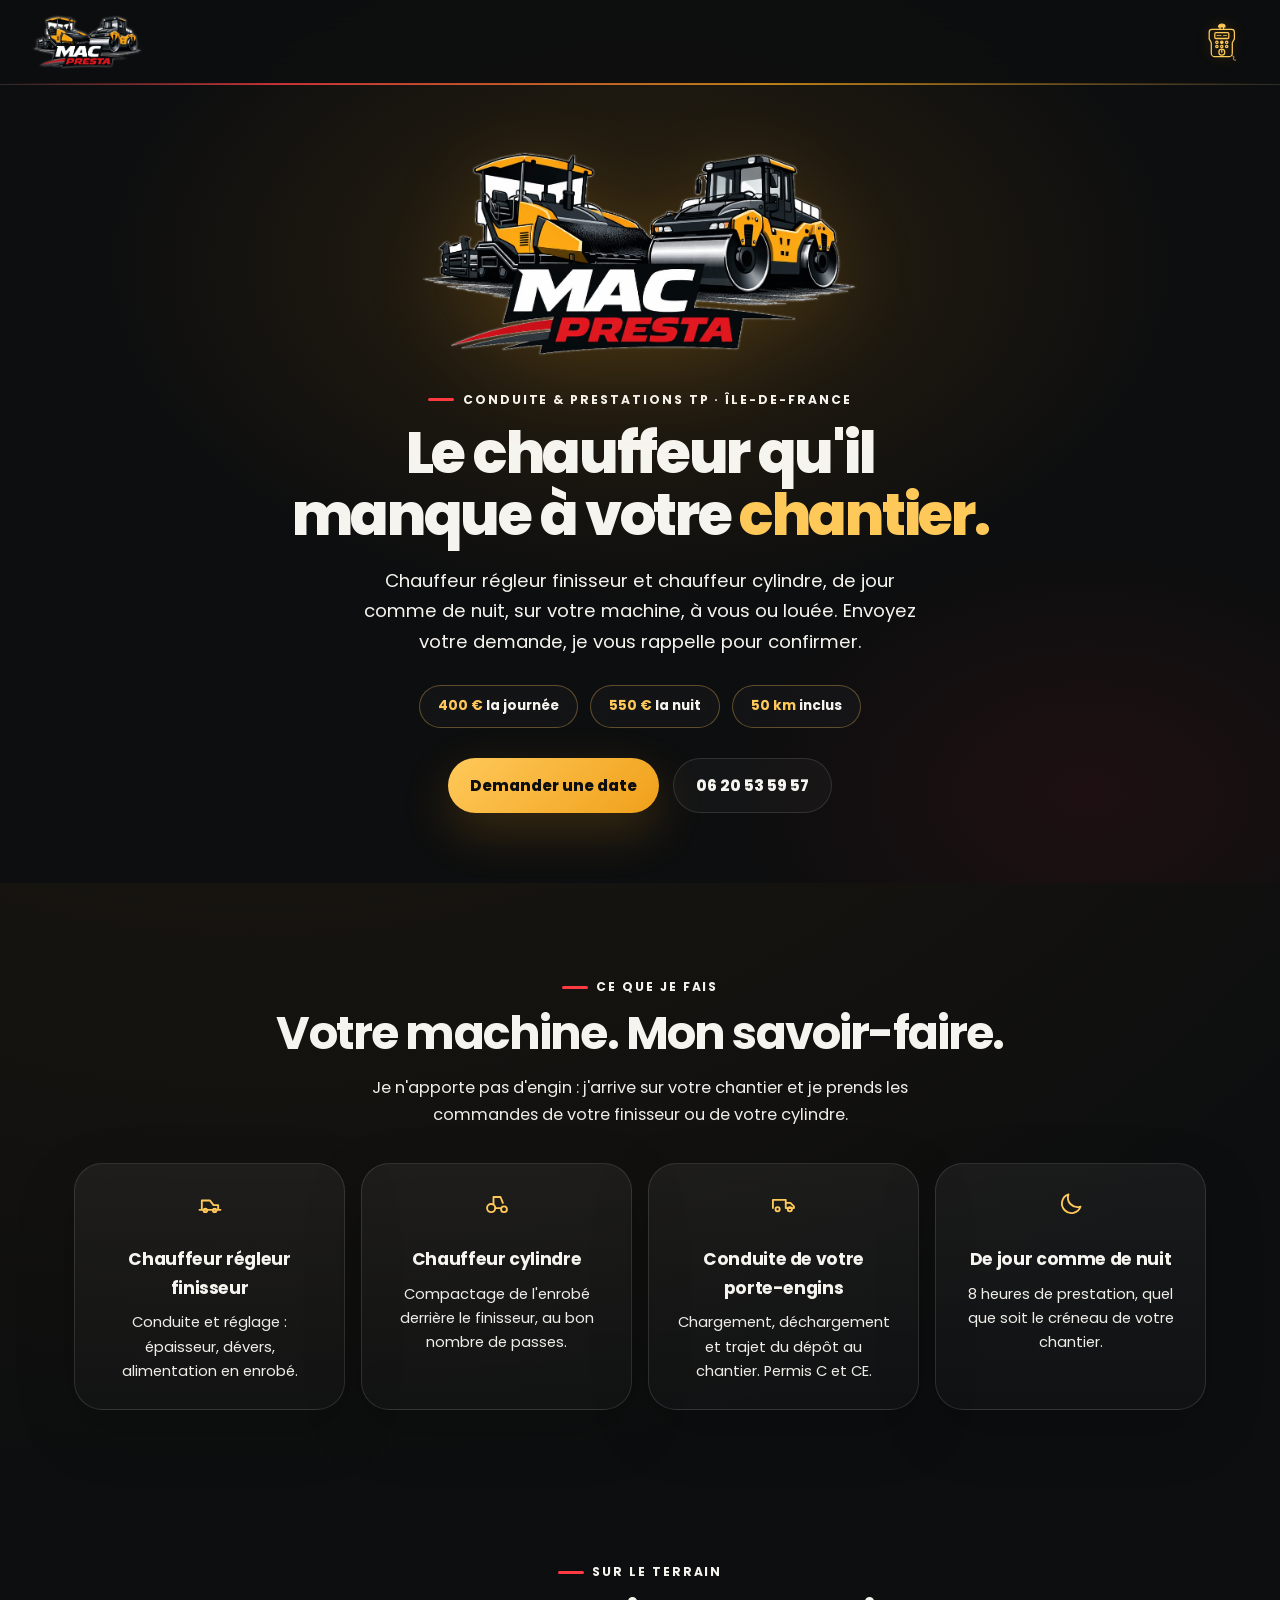
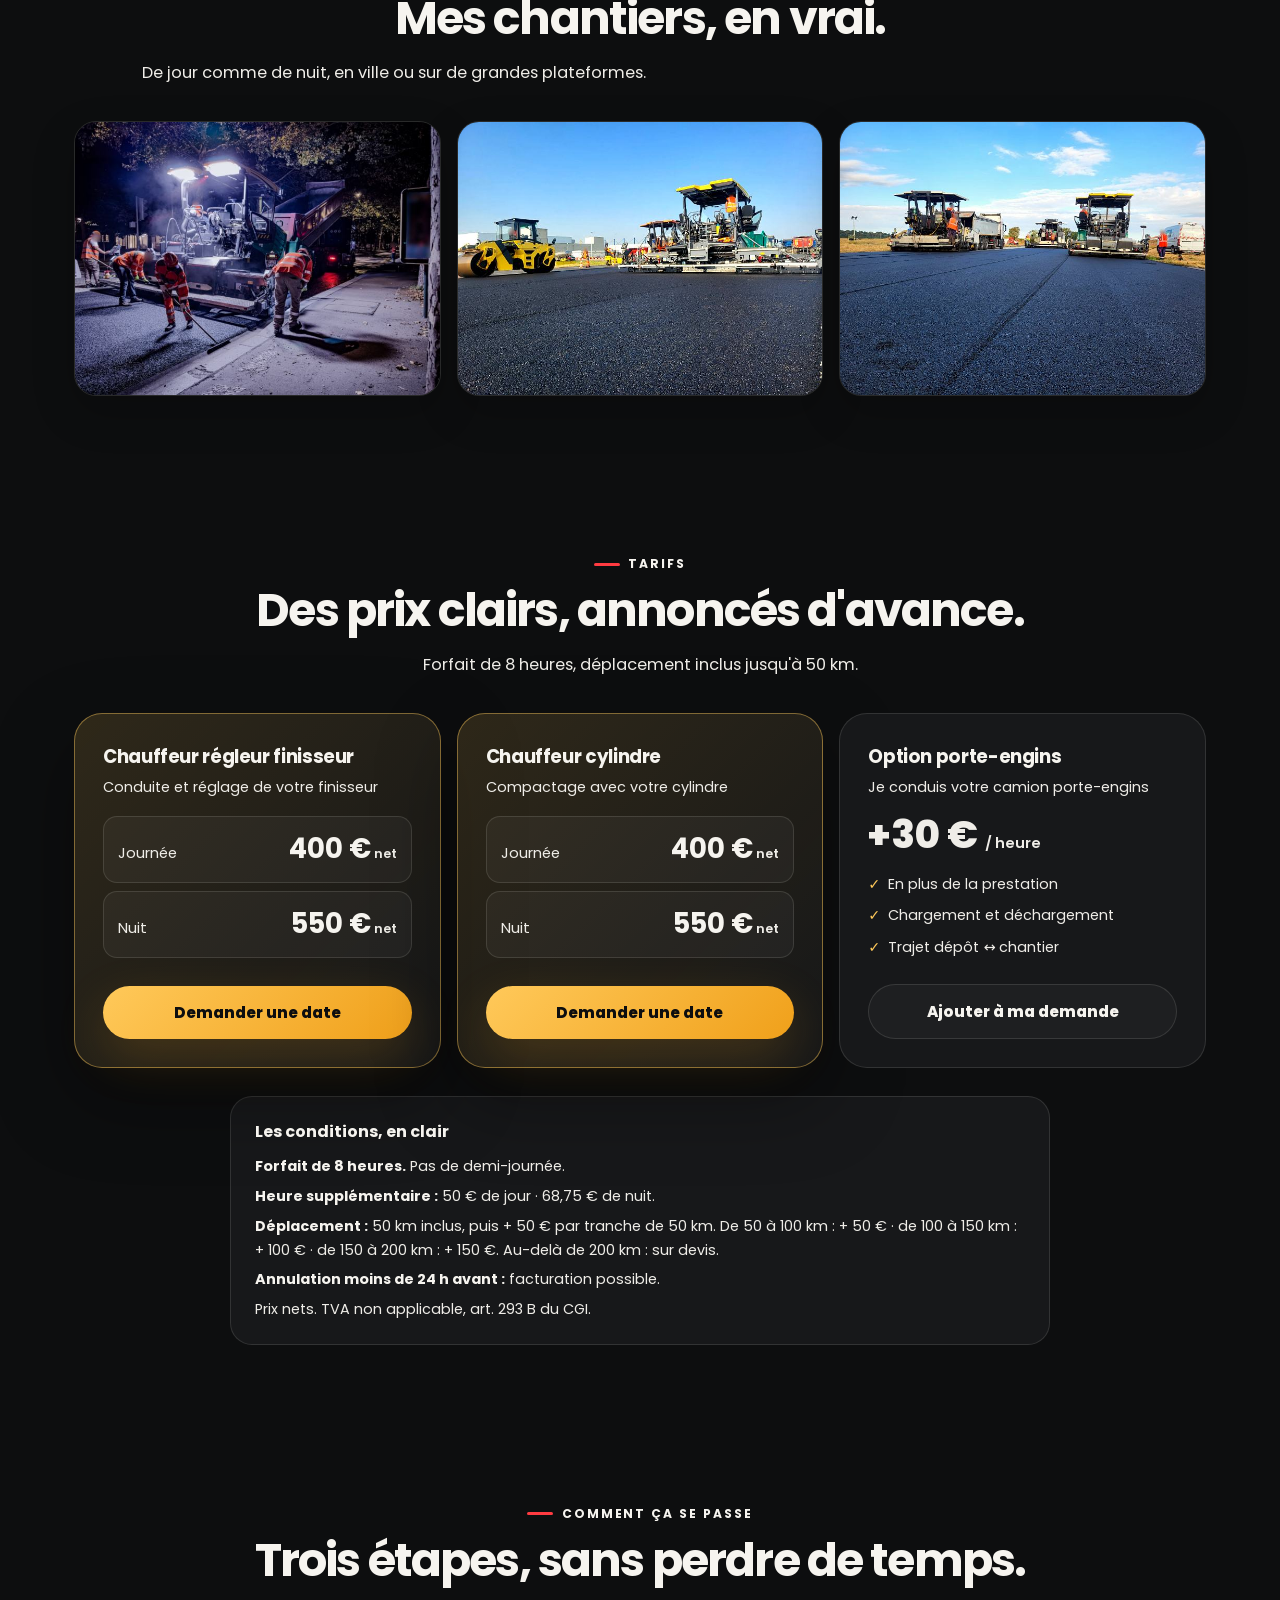
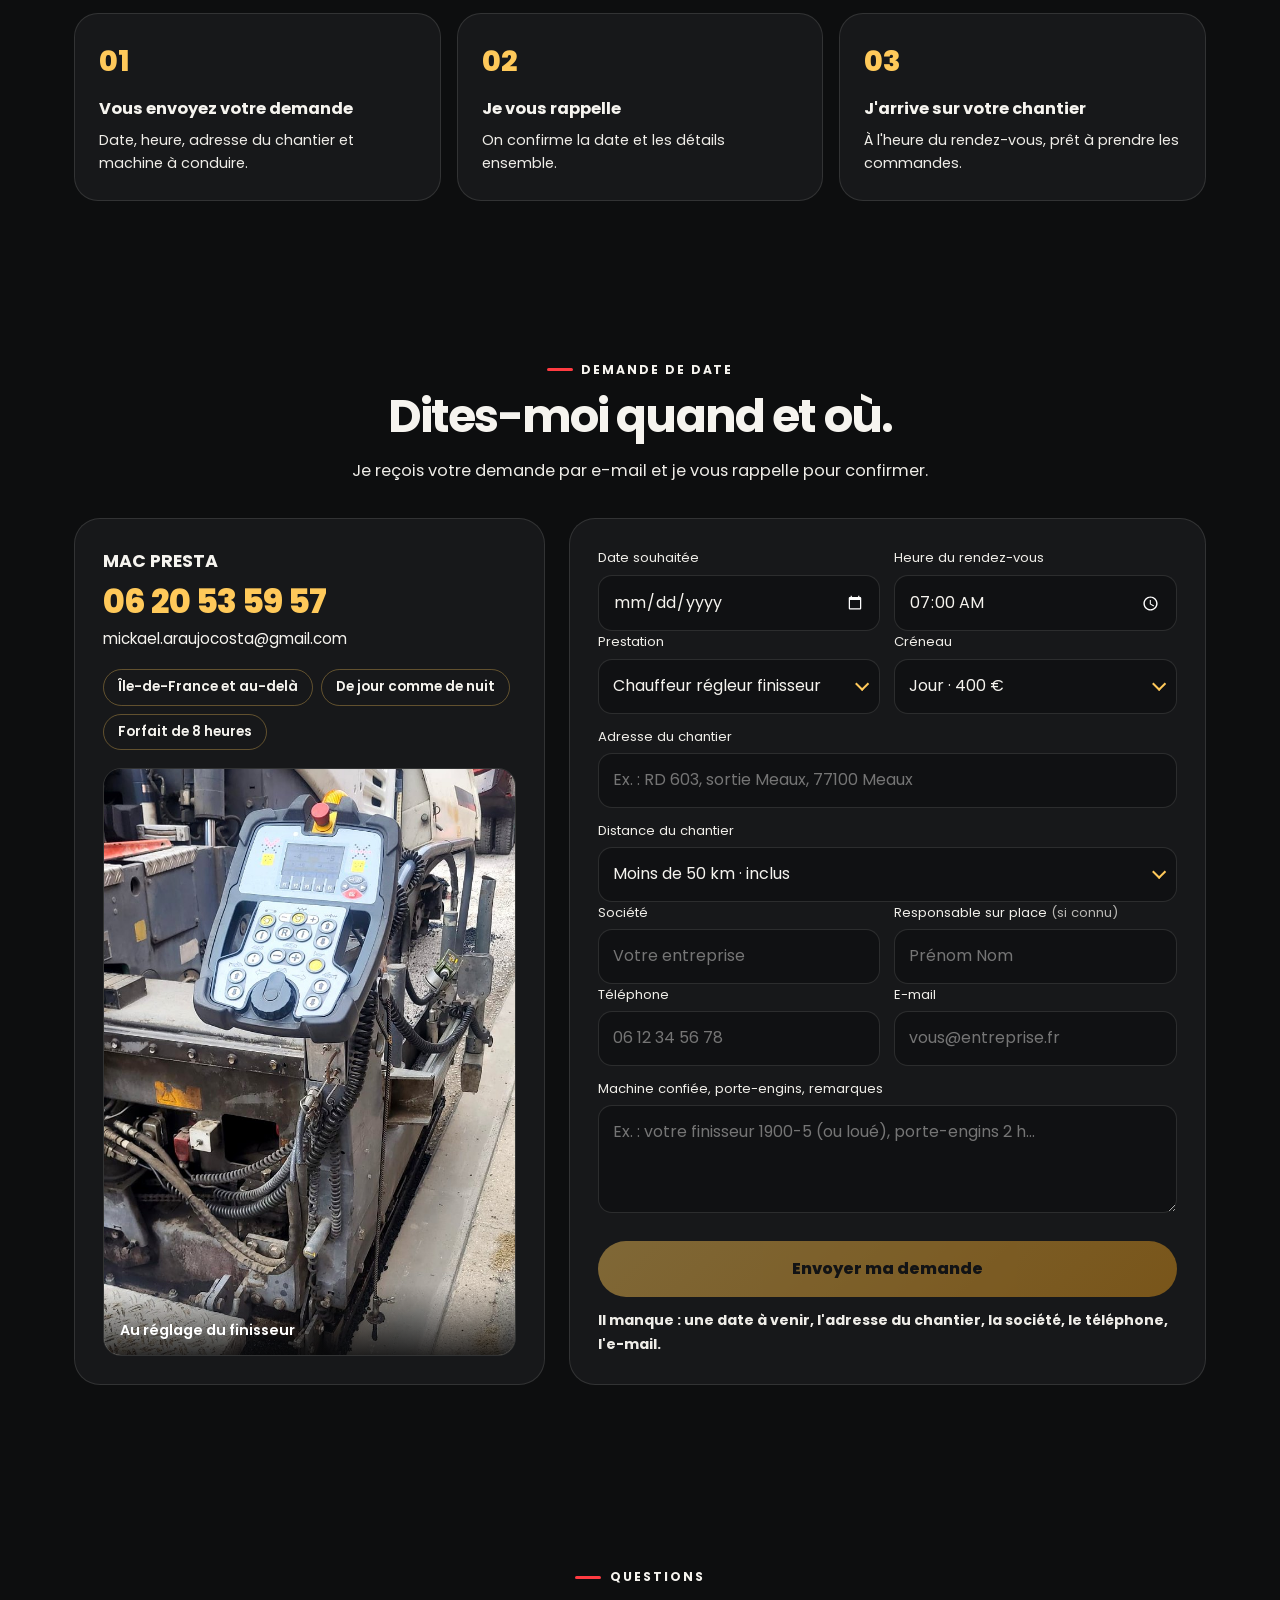
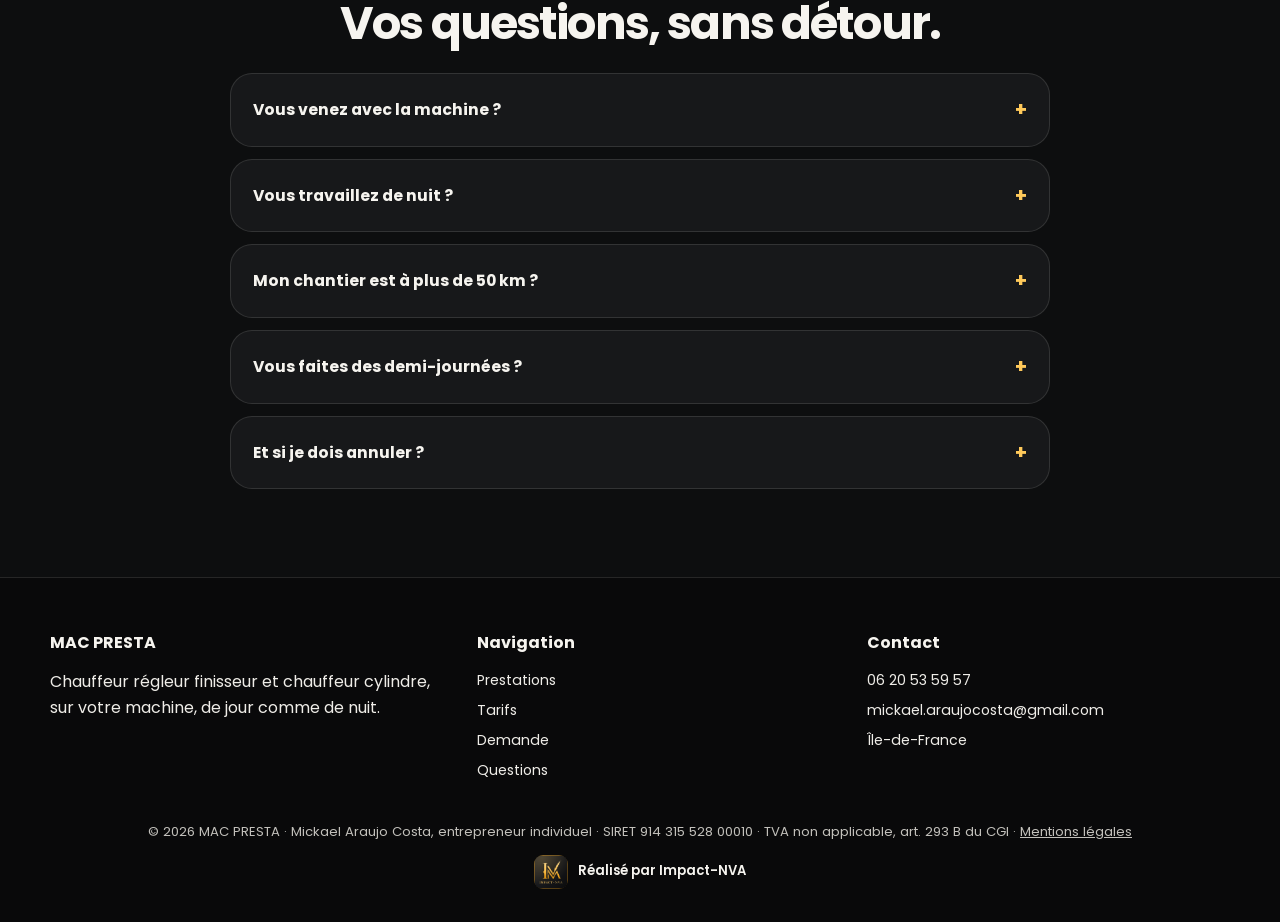
<file: index.html>
<!DOCTYPE html><html lang="fr"><head><meta charset="UTF-8" />
<meta name="viewport" content="width=device-width, initial-scale=1.0" />
<link rel="preconnect" href="https://fonts.googleapis.com" />
<link rel="preconnect" href="https://fonts.gstatic.com" crossorigin />
<link rel="stylesheet" href="https://fonts.googleapis.com/css2?family=Poppins:wght@400;500;600;700;800&display=swap" />
<meta name="theme-color" content="#0D0E0F" />
<link rel="stylesheet" href="assets/css/style.css?v=mv5jxtff" />
<link rel="stylesheet" href="assets/css/macpresta.css?v=mv5jxtff" />
<title>MAC PRESTA — Chauffeur régleur finisseur et chauffeur cylindre, Île-de-France</title>
<meta name="description" content="Chauffeur régleur finisseur et chauffeur cylindre sur votre machine, de jour comme de nuit, en Île-de-France. Envoyez votre date, je vous rappelle pour confirmer." />
<link rel="canonical" href="https://macpresta.fr/" />
<link rel="icon" type="image/png" sizes="48x48" href="favicon-48.png" />
<link rel="icon" type="image/png" sizes="32x32" href="favicon-32.png" />
<link rel="icon" type="image/png" sizes="192x192" href="icone-192.png" />
<link rel="apple-touch-icon" href="apple-touch-icon.png" />
<meta property="og:type" content="website" />
<meta property="og:site_name" content="MAC PRESTA" />
<meta property="og:locale" content="fr_FR" />
<meta property="og:url" content="https://macpresta.fr/" />
<meta property="og:title" content="MAC PRESTA — le chauffeur qu'il manque à votre chantier" />
<meta property="og:description" content="Chauffeur régleur finisseur et chauffeur cylindre sur votre machine, de jour comme de nuit, en Île-de-France. Envoyez votre date, je vous rappelle pour confirmer." />
<meta property="og:image" content="https://macpresta.fr/og-macpresta.jpg?v=2" />
<meta property="og:image:width" content="1200" />
<meta property="og:image:height" content="630" />
<meta property="og:image:alt" content="MAC PRESTA — chauffeur régleur finisseur et chauffeur cylindre, de jour comme de nuit" />
<meta name="twitter:card" content="summary_large_image" />
<meta name="twitter:title" content="MAC PRESTA — le chauffeur qu'il manque à votre chantier" />
<meta name="twitter:description" content="Chauffeur régleur finisseur et chauffeur cylindre sur votre machine, de jour comme de nuit, en Île-de-France. Envoyez votre date, je vous rappelle pour confirmer." />
<meta name="twitter:image" content="https://macpresta.fr/og-macpresta.jpg?v=2" />
<script type="application/ld+json">
{"@context":"https://schema.org","@type":"LocalBusiness","name":"MAC PRESTA","url":"https://macpresta.fr/","image":"https://macpresta.fr/og-macpresta.jpg?v=2","logo":"https://macpresta.fr/icone-192.png",
"description":"Chauffeur régleur finisseur et chauffeur cylindre, sur la machine du client, de jour comme de nuit. Conduite du porte-engins en option.",
"telephone":"+33620535957","email":"mickael.araujocosta@gmail.com",
"address":{"@type":"PostalAddress","addressLocality":"Pierre-Levée","postalCode":"77580","addressRegion":"Île-de-France","addressCountry":"FR"},
"areaServed":[{"@type":"AdministrativeArea","name":"Île-de-France"},{"@type":"AdministrativeArea","name":"Seine-et-Marne"}],
"founder":{"@type":"Person","name":"Mickael Araujo Costa"}}
</script>
</head><body>
<header>
  <a class="nav-logo" href="#accueil"><img src="assets/images/logo-macpresta.png" alt="MAC PRESTA" class="logo-img"></a>
  <nav class="nav-links" id="nav-links">
    <a href="#prestations">Prestations</a>
    <a href="#tarifs">Tarifs</a>
    <a href="#demande">Demande</a>
    <a href="#questions">Questions</a>
    <a href="#contact">Contact</a>
  </nav>
  <button class="nav-toggle" id="nav-toggle" aria-label="Ouvrir le sommaire" aria-expanded="false" aria-controls="nav-links"><svg class="ic-tele" viewBox="0 0 48 60" fill="none" stroke="currentColor" stroke-width="1.8" stroke-linecap="round" stroke-linejoin="round" aria-hidden="true"><path d="M19.5 7.5a4.5 3 0 0 1 9 0v1h-9z" fill="currentColor"/><path d="M21.5 8.5v3.5M26.5 8.5v3.5"/><path d="M10 12h28a4 4 0 0 1 4 4v9.5l-3 5.5v15a5 5 0 0 1-5 5H14a5 5 0 0 1-5-5V31l-3-5.5V16a4 4 0 0 1 4-4z"/><rect x="14" y="16.5" width="20" height="8.5" rx="1.6"/><path d="M17 20.8h6M26.5 20.8h4.5" stroke-width="1.1"/><circle cx="17" cy="30.5" r="1.7"/><circle cx="24" cy="30.5" r="1.7" fill="currentColor"/><circle cx="31" cy="30.5" r="1.7"/><circle cx="17" cy="36.5" r="1.7"/><circle cx="24" cy="36.5" r="1.7"/><circle cx="31" cy="36.5" r="1.7"/><circle cx="24" cy="44.5" r="4.2"/><path d="M24 41.2v3.3"/><path d="M38 49.5c3 .3 4.2 1.6 3 3.2-1.2 1.6-.2 3 2.6 3.3" stroke-width="1.2"/></svg><svg class="ic-croix" viewBox="0 0 24 24" fill="none" stroke="currentColor" stroke-width="2.2" stroke-linecap="round" aria-hidden="true"><path d="M5 5l14 14M19 5 5 19"/></svg></button>
</header>

<main>
  <section class="hero" id="accueil">
    <div class="container hero-inner">
      <img class="hero-logo" src="assets/images/logo-macpresta.png" alt="Logo MAC PRESTA : un finisseur et un cylindre">
      <div class="eyebrow">Conduite &amp; prestations TP · Île-de-France</div>
      <h1 class="hero-title">Le chauffeur qu'il manque à votre <span>chantier.</span></h1>
      <p class="hero-subtitle">Chauffeur régleur finisseur et chauffeur cylindre, de jour comme de nuit, sur votre machine, à vous ou louée. Envoyez votre demande, je vous rappelle pour confirmer.</p>
      <div class="hero-badges">
        <span class="hero-badge"><strong>400 €</strong> la journée</span>
        <span class="hero-badge"><strong>550 €</strong> la nuit</span>
        <span class="hero-badge"><strong>50 km</strong> inclus</span>
      </div>
      <div class="hero-actions">
        <a class="cta-button" href="#demande">Demander une date</a>
        <a class="ghost-button" href="tel:+33620535957">06 20 53 59 57</a>
      </div>
    </div>
  </section>

  <section class="section" id="prestations">
    <div class="container center">
      <div class="eyebrow">Ce que je fais</div>
      <h2 class="section-title">Votre machine. Mon savoir-faire.</h2>
      <p class="section-lead">Je n'apporte pas d'engin : j'arrive sur votre chantier et je prends les commandes de votre finisseur ou de votre cylindre.</p>
      <div class="card-grid">
        <div class="card">
          <div class="card-icon"><svg viewBox="0 0 24 24" fill="none" stroke="currentColor" stroke-width="1.6" stroke-linecap="round" stroke-linejoin="round" aria-hidden="true"><path d="M3 17h18M5 17V9h7l3 4h4v4"/><circle cx="8" cy="17.5" r="1.5"/><circle cx="16" cy="17.5" r="1.5"/></svg></div>
          <h3 class="card-title">Chauffeur régleur finisseur</h3>
          <p class="card-desc">Conduite et réglage : épaisseur, dévers, alimentation en enrobé.</p>
        </div>
        <div class="card">
          <div class="card-icon"><svg viewBox="0 0 24 24" fill="none" stroke="currentColor" stroke-width="1.6" stroke-linecap="round" stroke-linejoin="round" aria-hidden="true"><circle cx="7" cy="15.5" r="3.5"/><circle cx="18" cy="16.5" r="2.5"/><path d="M10.5 15.5h5M9 12V6h6l2 5"/></svg></div>
          <h3 class="card-title">Chauffeur cylindre</h3>
          <p class="card-desc">Compactage de l'enrobé derrière le finisseur, au bon nombre de passes.</p>
        </div>
        <div class="card">
          <div class="card-icon"><svg viewBox="0 0 24 24" fill="none" stroke="currentColor" stroke-width="1.6" stroke-linecap="round" stroke-linejoin="round" aria-hidden="true"><path d="M2.5 15.5V8.5h11v7M13.5 11h4l3 3v1.5h-7"/><circle cx="6.5" cy="16.5" r="1.8"/><circle cx="17" cy="16.5" r="1.8"/></svg></div>
          <h3 class="card-title">Conduite de votre porte-engins</h3>
          <p class="card-desc">Chargement, déchargement et trajet du dépôt au chantier. Permis C et CE.</p>
        </div>
        <div class="card">
          <div class="card-icon"><svg viewBox="0 0 24 24" fill="none" stroke="currentColor" stroke-width="1.6" stroke-linecap="round" stroke-linejoin="round" aria-hidden="true"><path d="M20.2 14.2A8.2 8.2 0 0 1 9.8 3.8a8.2 8.2 0 1 0 10.4 10.4Z"/></svg></div>
          <h3 class="card-title">De jour comme de nuit</h3>
          <p class="card-desc">8 heures de prestation, quel que soit le créneau de votre chantier.</p>
        </div>
      </div>
    </div>
  </section>

  <section class="section compact">
    <div class="container">
      <div class="eyebrow center" style="display:block;text-align:center">Sur le terrain</div>
      <h2 class="section-title center">Mes chantiers, en vrai.</h2>
      <p class="section-lead center">De jour comme de nuit, en ville ou sur de grandes plateformes.</p>
      <div class="gallery-simple">
        <div class="g-item"><img loading="lazy" src="assets/images/chantiers/01-nuit-finisseur.jpg" srcset="assets/images/chantiers/mini/01-nuit-finisseur.jpg 700w, assets/images/chantiers/01-nuit-finisseur.jpg 1600w" sizes="(max-width: 768px) 92vw, 380px" alt="Pose d'enrobé de nuit en ville"></div>
        <div class="g-item"><img loading="lazy" src="assets/images/chantiers/03-jour-cylindre-finisseur.jpg" srcset="assets/images/chantiers/mini/03-jour-cylindre-finisseur.jpg 700w, assets/images/chantiers/03-jour-cylindre-finisseur.jpg 1600w" sizes="(max-width: 768px) 92vw, 380px" alt="Cylindre et finisseur sur une grande plateforme"></div>
        <div class="g-item"><img loading="lazy" src="assets/images/chantiers/02-jour-deux-finisseurs.jpg" srcset="assets/images/chantiers/mini/02-jour-deux-finisseurs.jpg 700w, assets/images/chantiers/02-jour-deux-finisseurs.jpg 1600w" sizes="(max-width: 768px) 92vw, 380px" alt="Trois finisseurs au travail sur un grand tapis d'enrobé"></div>
      </div>
    </div>
  </section>

  <section class="section" id="tarifs">
    <div class="container center">
      <div class="eyebrow">Tarifs</div>
      <h2 class="section-title">Des prix clairs, annoncés d'avance.</h2>
      <p class="section-lead">Forfait de 8 heures, déplacement inclus jusqu'à 50 km.</p>
      <div class="offer-trio">
        <div class="trio-card is-current">
          <h3 class="trio-name">Chauffeur régleur finisseur</h3>
          <p class="trio-for">Conduite et réglage de votre finisseur</p>
          <ul class="trio-lignes"><li>Journée<b>400 €<small>net</small></b></li><li>Nuit<b>550 €<small>net</small></b></li></ul>
          <a class="cta-button" href="#demande">Demander une date</a>
        </div>
        <div class="trio-card is-current">
          <h3 class="trio-name">Chauffeur cylindre</h3>
          <p class="trio-for">Compactage avec votre cylindre</p>
          <ul class="trio-lignes"><li>Journée<b>400 €<small>net</small></b></li><li>Nuit<b>550 €<small>net</small></b></li></ul>
          <a class="cta-button" href="#demande">Demander une date</a>
        </div>
        <div class="trio-card">
          <h3 class="trio-name">Option porte-engins</h3>
          <p class="trio-for">Je conduis votre camion porte-engins</p>
          <p class="trio-price">+30 € <small>/ heure</small></p>
          <ul class="trio-list"><li>En plus de la prestation</li><li>Chargement et déchargement</li><li>Trajet dépôt ↔ chantier</li></ul>
          <a class="ghost-button" href="#demande">Ajouter à ma demande</a>
        </div>
      </div>
      <div class="modif-box">
        <h3>Les conditions, en clair</h3>
        <ul>
          <li><strong>Forfait de 8 heures.</strong> Pas de demi-journée.</li>
          <li><strong>Heure supplémentaire :</strong> 50 € de jour · 68,75 € de nuit.</li>
          <li><strong>Déplacement :</strong> 50 km inclus, puis + 50 € par tranche de 50 km. De 50 à 100 km : + 50 € · de 100 à 150 km : + 100 € · de 150 à 200 km : + 150 €. Au-delà de 200 km : sur devis.</li>
          <li><strong>Annulation moins de 24 h avant :</strong> facturation possible.</li>
          <li>Prix nets. TVA non applicable, art. 293 B du CGI.</li>
        </ul>
      </div>
    </div>
  </section>

  <section class="section compact">
    <div class="container center">
      <div class="eyebrow">Comment ça se passe</div>
      <h2 class="section-title">Trois étapes, sans perdre de temps.</h2>
      <div class="timeline" style="text-align:left;margin-top:28px">
        <div class="timeline-step"><div class="step-number">01</div><h3 class="step-title">Vous envoyez votre demande</h3><p class="step-desc">Date, heure, adresse du chantier et machine à conduire.</p></div>
        <div class="timeline-step"><div class="step-number">02</div><h3 class="step-title">Je vous rappelle</h3><p class="step-desc">On confirme la date et les détails ensemble.</p></div>
        <div class="timeline-step"><div class="step-number">03</div><h3 class="step-title">J'arrive sur votre chantier</h3><p class="step-desc">À l'heure du rendez-vous, prêt à prendre les commandes.</p></div>
      </div>
    </div>
  </section>

  <section class="section" id="demande">
    <div class="container">
      <div class="center">
        <div class="eyebrow">Demande de date</div>
        <h2 class="section-title">Dites-moi quand et où.</h2>
        <p class="section-lead">Je reçois votre demande par e-mail et je vous rappelle pour confirmer.</p>
      </div>
      <div class="contact-section" id="contact">
        <div class="contact-details">
          <h3>MAC PRESTA</h3>
          <a class="cd-tel" href="tel:+33620535957">06 20 53 59 57</a>
          <a class="cd-mail" href="mailto:mickael.araujocosta@gmail.com">mickael.araujocosta@gmail.com</a>
          <ul class="cd-points">
            <li>Île-de-France et au-delà</li>
            <li>De jour comme de nuit</li>
            <li>Forfait de 8 heures</li>
          </ul>
          <figure class="cd-photo"><img loading="lazy" src="assets/images/chantiers/04-pupitre.jpg" alt="Pupitre de réglage du finisseur, au bord du tapis d'enrobé"><figcaption>Au réglage du finisseur</figcaption></figure>
        </div>
        <div class="contact-form">
          <form id="demande-form" novalidate>
            <div class="form-duo">
              <div><label for="r-date">Date souhaitée</label><input id="r-date" type="date" required></div>
              <div><label for="r-heure">Heure du rendez-vous</label><input id="r-heure" type="time" value="07:00" required></div>
            </div>
            <div class="form-duo">
              <div><label for="r-presta">Prestation</label><select id="r-presta"><option>Chauffeur régleur finisseur</option><option>Chauffeur cylindre</option></select></div>
              <div><label for="r-creneau">Créneau</label><select id="r-creneau"><option>Jour · 400 €</option><option>Nuit · 550 €</option></select></div>
            </div>
            <label for="r-adresse">Adresse du chantier</label><input id="r-adresse" type="text" required placeholder="Ex. : RD 603, sortie Meaux, 77100 Meaux">
            <label for="r-dist">Distance du chantier</label><select id="r-dist"><option value="0">Moins de 50 km · inclus</option><option value="50">De 50 à 100 km · + 50 €</option><option value="100">De 100 à 150 km · + 100 €</option><option value="150">De 150 à 200 km · + 150 €</option><option value="plus">Plus de 200 km · sur devis</option></select>
            <div class="form-duo">
              <div><label for="r-societe">Société</label><input id="r-societe" type="text" required autocomplete="organization" placeholder="Votre entreprise"></div>
              <div><label for="r-resp">Responsable sur place <small>(si connu)</small></label><input id="r-resp" type="text" autocomplete="name" placeholder="Prénom Nom"></div>
            </div>
            <div class="form-duo">
              <div><label for="r-tel">Téléphone</label><input id="r-tel" type="tel" required autocomplete="tel" placeholder="06 12 34 56 78"></div>
              <div><label for="r-mail">E-mail</label><input id="r-mail" type="email" required autocomplete="email" placeholder="vous@entreprise.fr"></div>
            </div>
            <label for="r-desc">Machine confiée, porte-engins, remarques</label><textarea id="r-desc" rows="3" placeholder="Ex. : votre finisseur 1900-5 (ou loué), porte-engins 2 h…"></textarea>
            <input type="text" id="r-site" name="site_web" tabindex="-1" autocomplete="off" aria-hidden="true" style="position:absolute;left:-9999px;width:1px;height:1px;opacity:0">
            <button type="submit" id="envoyer" disabled>Envoyer ma demande</button>
            <p class="form-status" id="aide" role="status" aria-live="polite"></p>
          </form>
          <div class="envoye" id="envoye">
            <svg viewBox="0 0 24 24" fill="none" stroke="currentColor" stroke-width="2" aria-hidden="true"><circle cx="12" cy="12" r="10"/><path d="m7 12.5 3.2 3.2L17 9"/></svg>
            <h3>Demande envoyée</h3>
            <p>Mickael a reçu votre demande par e-mail. Il vous rappelle pour confirmer la date.</p>
            <button type="button" class="ghost-button" id="autre" style="margin-top:14px">Faire une autre demande</button>
          </div>
        </div>
      </div>
    </div>
  </section>

  <section class="section" id="questions">
    <div class="container">
      <div class="center"><div class="eyebrow">Questions</div><h2 class="section-title">Vos questions, sans détour.</h2></div>
      <div class="faq-wrap" style="margin-top:24px">
        <div class="faq-item"><div class="faq-question">Vous venez avec la machine ?<span class="plus">+</span></div><div class="faq-answer"><p>Non. Je travaille sur votre machine, qu'elle vous appartienne ou que vous l'ayez louée.</p></div></div>
        <div class="faq-item"><div class="faq-question">Vous travaillez de nuit ?<span class="plus">+</span></div><div class="faq-answer"><p>Oui, 8 heures de nuit à 550 € net.</p></div></div>
        <div class="faq-item"><div class="faq-question">Mon chantier est à plus de 50 km ?<span class="plus">+</span></div><div class="faq-answer"><p>Les 50 premiers kilomètres sont inclus. Ensuite, c'est 50 € de plus par tranche de 50 km : 450 € la journée entre 50 et 100 km, 500 € entre 100 et 150 km, 550 € entre 150 et 200 km.</p></div></div>
        <div class="faq-item"><div class="faq-question">Vous faites des demi-journées ?<span class="plus">+</span></div><div class="faq-answer"><p>Non. Je travaille au forfait de 8 heures. Si le chantier dépasse, l'heure supplémentaire est à 50 € de jour et 68,75 € de nuit.</p></div></div>
        <div class="faq-item"><div class="faq-question">Et si je dois annuler ?<span class="plus">+</span></div><div class="faq-answer"><p>Prévenez-moi au plus tôt. Une annulation moins de 24 heures avant peut être facturée.</p></div></div>
      </div>
    </div>
  </section>
</main>

<footer>
  <div class="footer-content">
    <div class="footer-col">
      <h4>MAC PRESTA</h4>
      <p>Chauffeur régleur finisseur et chauffeur cylindre, sur votre machine, de jour comme de nuit.</p>
    </div>
    <div class="footer-col">
      <h4>Navigation</h4>
      <ul>
        <li><a href="#prestations">Prestations</a></li>
        <li><a href="#tarifs">Tarifs</a></li>
        <li><a href="#demande">Demande</a></li>
        <li><a href="#questions">Questions</a></li>
      </ul>
    </div>
    <div class="footer-col">
      <h4>Contact</h4>
      <ul>
        <li><a href="tel:+33620535957">06 20 53 59 57</a></li>
        <li><a href="mailto:mickael.araujocosta@gmail.com">mickael.araujocosta@gmail.com</a></li>
        <li>Île-de-France</li>
      </ul>
    </div>
  </div>
  <div class="footer-bottom">© 2026 MAC PRESTA · Mickael Araujo Costa, entrepreneur individuel · SIRET 914 315 528 00010 · TVA non applicable, art. 293 B du CGI · <a href="mentions-legales.html" style="color:inherit;text-decoration:underline">Mentions légales</a><br><a class="signe-impact" href="https://impact-nva.fr" target="_blank" rel="noopener"><img src="assets/images/impact-nva.png" alt="" width="192" height="192" loading="lazy">Réalisé par Impact-NVA</a></div>
</footer>

<script src="assets/js/main.js?v=mv5jxtff"></script>
</body></html>
</file>
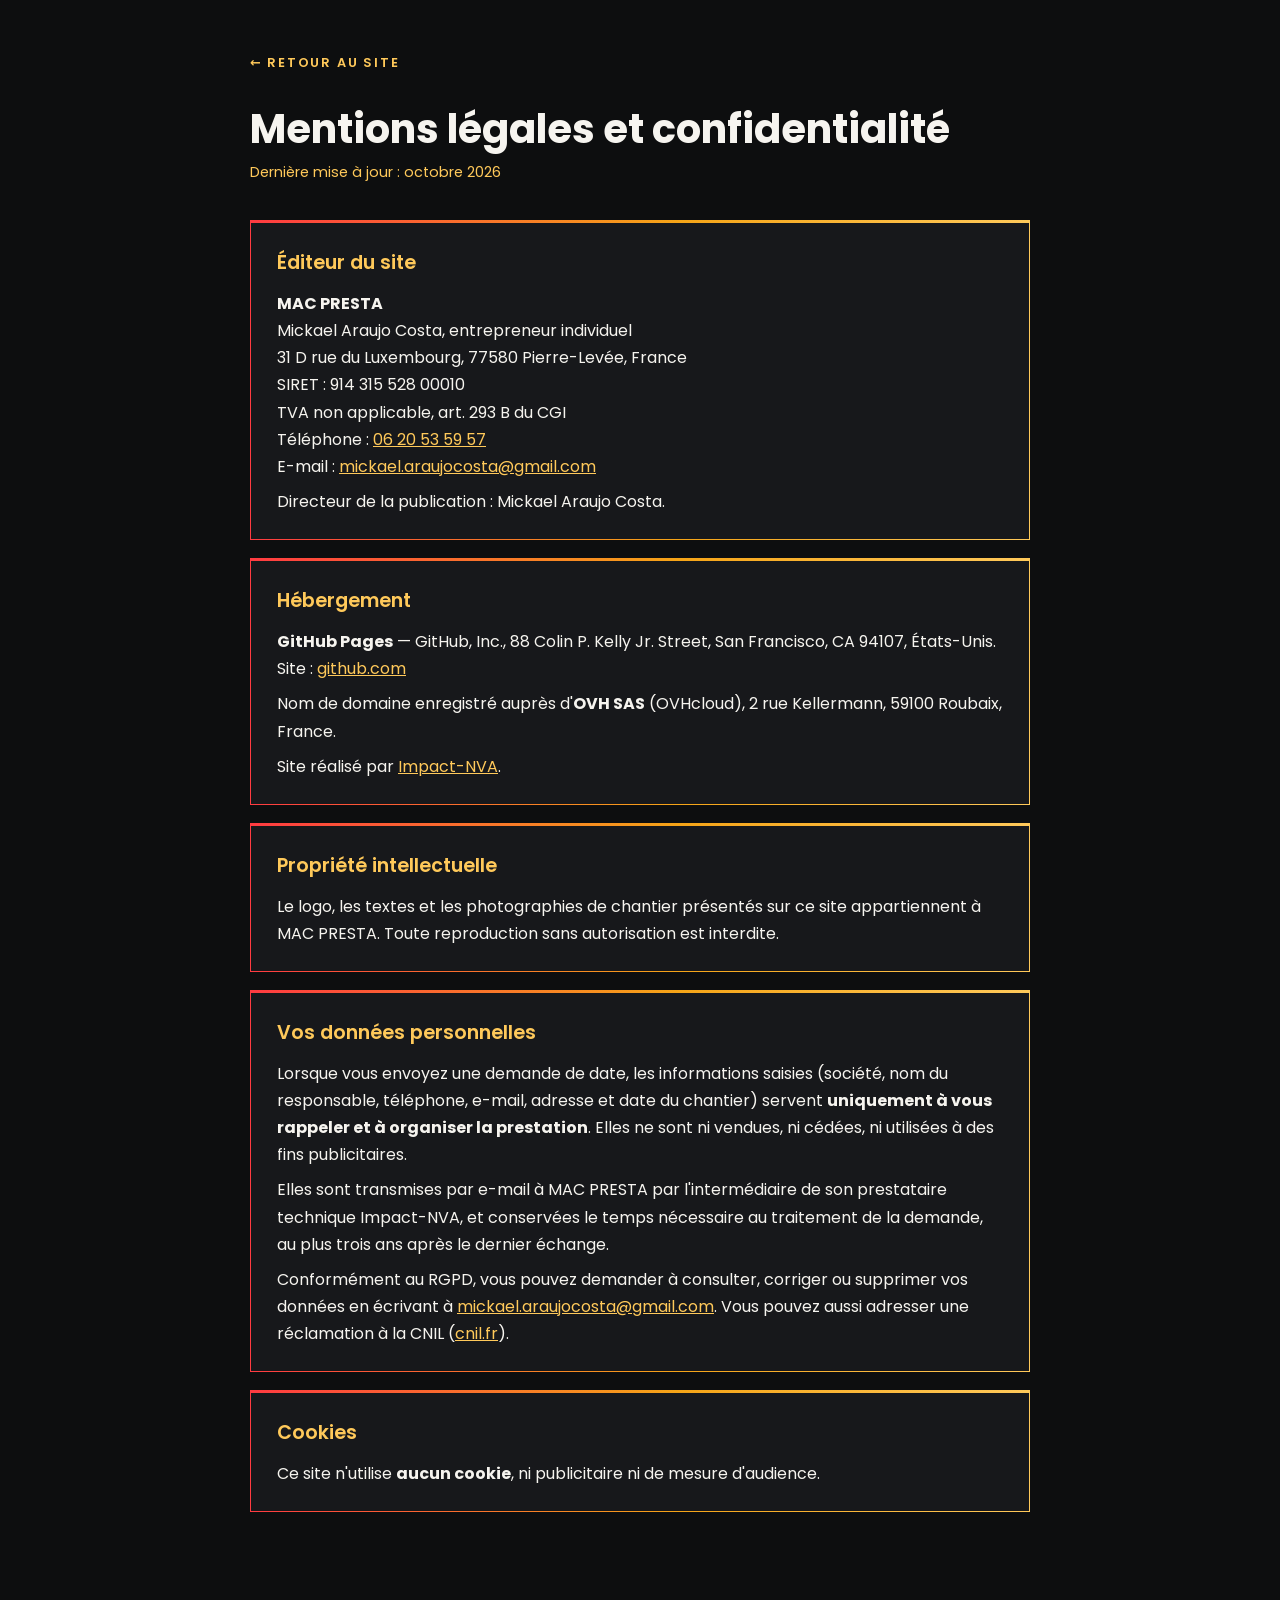
<file: mentions-legales.html>
<!DOCTYPE html>
<html lang="fr"><head><meta charset="UTF-8">
<meta name="viewport" content="width=device-width, initial-scale=1.0">
<title>Mentions légales — MAC PRESTA</title>
<meta name="robots" content="noindex">
<link rel="icon" type="image/png" sizes="48x48" href="favicon-48.png">
<link rel="apple-touch-icon" href="apple-touch-icon.png">
<link rel="preconnect" href="https://fonts.googleapis.com"><link rel="preconnect" href="https://fonts.gstatic.com" crossorigin>
<link rel="stylesheet" href="https://fonts.googleapis.com/css2?family=Poppins:wght@400;500;600;700&display=swap">
<style>
*{box-sizing:border-box;margin:0;padding:0}
body{background:#0D0E0F;color:#F6F4EF;font:400 16px/1.7 Poppins,system-ui,sans-serif}
.wrap{width:min(780px,100% - 32px);margin:0 auto;padding:48px 0 80px}
a{color:#FFC95A}
.retour{display:inline-block;margin-bottom:32px;font-weight:600;font-size:.8rem;letter-spacing:.14em;text-transform:uppercase;text-decoration:none}
h1{font-weight:700;font-size:clamp(1.8rem,5vw,2.5rem);line-height:1.15;margin-bottom:8px}
.maj{color:#FFC95A;font-size:.9rem;margin-bottom:36px}
section{background:#17181B;border:1px solid rgba(255,255,255,.1);border-top:3px solid;border-image:linear-gradient(90deg,#FF3B41,#F5A417 55%,#FFC95A) 1;padding:24px 26px;margin-bottom:18px}
h2{font-weight:600;font-size:1.2rem;margin-bottom:10px;color:#FFC95A}
p+p{margin-top:8px}
</style></head><body><div class="wrap">
  <a class="retour" href="./">← Retour au site</a>
  <h1>Mentions légales et confidentialité</h1>
  <p class="maj">Dernière mise à jour : octobre 2026</p>
  <section><h2>Éditeur du site</h2>
    <p><b>MAC PRESTA</b><br>Mickael Araujo Costa, entrepreneur individuel<br>31 D rue du Luxembourg, 77580 Pierre-Levée, France<br>SIRET : 914 315 528 00010<br>TVA non applicable, art. 293 B du CGI<br>
    Téléphone : <a href="tel:+33620535957">06 20 53 59 57</a><br>E-mail : <a href="mailto:mickael.araujocosta@gmail.com">mickael.araujocosta@gmail.com</a></p>
    <p>Directeur de la publication : Mickael Araujo Costa.</p></section>
  <section><h2>Hébergement</h2>
    <p><b>GitHub Pages</b> — GitHub, Inc., 88 Colin P. Kelly Jr. Street, San Francisco, CA 94107, États-Unis. Site : <a href="https://github.com" rel="noopener">github.com</a></p>
    <p>Nom de domaine enregistré auprès d'<b>OVH SAS</b> (OVHcloud), 2 rue Kellermann, 59100 Roubaix, France.</p>
    <p>Site réalisé par <a href="https://impact-nva.fr" rel="noopener">Impact-NVA</a>.</p></section>
  <section><h2>Propriété intellectuelle</h2>
    <p>Le logo, les textes et les photographies de chantier présentés sur ce site appartiennent à MAC PRESTA. Toute reproduction sans autorisation est interdite.</p></section>
  <section><h2>Vos données personnelles</h2>
    <p>Lorsque vous envoyez une demande de date, les informations saisies (société, nom du responsable, téléphone, e-mail, adresse et date du chantier) servent <b>uniquement à vous rappeler et à organiser la prestation</b>. Elles ne sont ni vendues, ni cédées, ni utilisées à des fins publicitaires.</p>
    <p>Elles sont transmises par e-mail à MAC PRESTA par l'intermédiaire de son prestataire technique Impact-NVA, et conservées le temps nécessaire au traitement de la demande, au plus trois ans après le dernier échange.</p>
    <p>Conformément au RGPD, vous pouvez demander à consulter, corriger ou supprimer vos données en écrivant à <a href="mailto:mickael.araujocosta@gmail.com">mickael.araujocosta@gmail.com</a>. Vous pouvez aussi adresser une réclamation à la CNIL (<a href="https://www.cnil.fr" rel="noopener">cnil.fr</a>).</p></section>
  <section><h2>Cookies</h2>
    <p>Ce site n'utilise <b>aucun cookie</b>, ni publicitaire ni de mesure d'audience.</p></section>
</div></body></html>
</file>
<file: assets/css/style.css>
:root{
  --bg:#0D0E0F;
  --bg-2:#121315;
  --panel:#17181A;
  --panel-2:#1C1E21;
  --text:#F6F4EF;
  --muted:#C4C2BC;
  --soft:#8E9196;
  --line:rgba(247,242,232,.12);
  --green:#F0A01A;
  --green-2:#FFC95A;
  --gold:#FFC95A;
  --shadow:0 30px 80px rgba(0,0,0,.35);
  --radius:28px;
  --max:1180px;
}
*{box-sizing:border-box;margin:0;padding:0}
html{scroll-behavior:smooth;-webkit-font-smoothing:antialiased}
body{font-family:'Poppins',system-ui,sans-serif;background:radial-gradient(circle at 20% 0%,rgba(240,160,26,.10),transparent 26%),var(--bg);color:var(--text);line-height:1.65;overflow-x:hidden}
a{color:inherit;text-decoration:none}
p{color:var(--muted)}
img{max-width:100%;display:block}
ul{list-style:none}

.container{max-width:var(--max);margin:0 auto;padding:0 24px}
.section{padding:88px 0}
.section.compact{padding:64px 0}
.eyebrow{letter-spacing:.16em;text-transform:uppercase;color:var(--green-2);font-size:.76rem;font-weight:700;margin-bottom:12px}
.section-title{font-size:clamp(1.9rem,3.6vw,3.2rem);line-height:1.08;letter-spacing:-.04em;margin-bottom:16px}
.section-lead{max-width:640px;color:var(--muted);font-size:1.02rem;margin-bottom:34px}
.center{text-align:center}
.center .section-lead{margin-left:auto;margin-right:auto}

/* Header */
header{position:fixed;top:0;left:0;width:100%;z-index:1000;padding:16px 32px;display:flex;justify-content:space-between;align-items:center;background:rgba(13,14,15,.72);backdrop-filter:blur(18px);border-bottom:1px solid var(--line)}
.nav-logo{display:flex;align-items:center}
.logo-img{height:64px;width:auto;display:block}
.nav-links{display:flex;gap:22px;align-items:center}
.nav-links a{color:var(--muted);font-weight:600;font-size:.9rem}
.nav-links a:hover,.nav-links a.active{color:var(--text)}
.nav-toggle{display:none;color:var(--text);font-size:1.4rem;cursor:pointer;background:none;border:none}

/* Buttons */
.cta-button,.ghost-button{display:inline-flex;align-items:center;justify-content:center;gap:10px;border-radius:999px;padding:14px 22px;font-weight:800;font-size:.95rem;transition:.25s ease;cursor:pointer;border:none;font-family:inherit}
.cta-button{background:linear-gradient(135deg,var(--green-2),var(--green));color:#0D0E0F;box-shadow:0 18px 50px rgba(240,160,26,.20)}
.cta-button:hover{transform:translateY(-2px);box-shadow:0 24px 70px rgba(240,160,26,.30)}
.ghost-button{border:1px solid var(--line);color:var(--text);background:rgba(255,255,255,.03)}
.ghost-button:hover{border-color:rgba(255,201,90,.45);background:rgba(255,201,90,.08)}

/* Hero — colonne unique, plus simple que V2/V3 (pas de carte prix flottante) */
.hero{min-height:86vh;padding:150px 0 70px;position:relative;display:flex;align-items:center;overflow:hidden;text-align:center}
.hero:before{content:"";position:absolute;inset:0;background:linear-gradient(180deg,rgba(13,14,15,.88) 0%,rgba(13,14,15,.72) 55%,var(--bg) 100%),url('../images/hero.jpg') center/cover no-repeat;z-index:-1}
.hero-inner{max-width:760px;margin:0 auto}
.hero-title{font-size:clamp(2.2rem,5.5vw,3.6rem);letter-spacing:-.04em;line-height:1.08;font-weight:800}
.hero-title span{color:var(--green-2)}
.hero-subtitle{font-size:clamp(1rem,1.6vw,1.15rem);color:#DAD7D0;margin:20px auto 28px;max-width:560px}
.hero-badges{display:flex;justify-content:center;gap:12px;flex-wrap:wrap;margin-bottom:30px}
.hero-badge{background:rgba(23,24,26,.7);border:1px solid var(--line);border-radius:999px;padding:9px 18px;font-size:.85rem;font-weight:700;color:var(--muted);backdrop-filter:blur(8px)}
.hero-badge strong{color:var(--text)}
.hero-actions{display:flex;justify-content:center;gap:14px;flex-wrap:wrap}

/* Cards (section pourquoi) */
.card-grid{display:grid;grid-template-columns:repeat(4,1fr);gap:16px}
.card{background:linear-gradient(180deg,rgba(255,255,255,.05),rgba(255,255,255,.02));border:1px solid var(--line);border-radius:var(--radius);padding:26px;box-shadow:0 20px 60px rgba(0,0,0,.18);transition:.25s ease}
.card:hover{transform:translateY(-4px);border-color:rgba(255,201,90,.30)}
.card-icon{font-size:1.5rem;color:var(--green-2);margin-bottom:16px}
.card-title{font-size:1.08rem;letter-spacing:-.02em;margin-bottom:8px}
.card-desc{font-size:.92rem}

/* Galerie simple — grille classique, pas de masonry (réservée V2/V3) */
.gallery-simple{display:grid;grid-template-columns:repeat(auto-fit,minmax(260px,1fr));gap:16px}
.gallery-simple .g-item{border-radius:22px;overflow:hidden;border:1px solid var(--line);box-shadow:0 16px 44px rgba(0,0,0,.20);aspect-ratio:4/3}
.gallery-simple img{width:100%;height:100%;object-fit:cover;transition:transform .5s ease}
.gallery-simple .g-item:hover img{transform:scale(1.06)}
.cta-row{text-align:center;margin-top:32px}

/* Offre — carte détaillée de l'Essentiel */
.price-card{max-width:560px;margin:0 auto;border-radius:36px;padding:38px;background:linear-gradient(135deg,rgba(255,201,90,.14),rgba(255,255,255,.04));border:1px solid rgba(255,201,90,.24);box-shadow:var(--shadow);text-align:center}
.price-card .eyebrow{justify-content:center}
.price{font-size:3.4rem;font-weight:800;color:var(--text);line-height:1}
.price-note{color:var(--muted);margin:10px 0 24px}
.included{display:grid;gap:10px;text-align:left;margin-bottom:26px}
.included li{background:rgba(255,255,255,.04);border:1px solid var(--line);border-radius:16px;padding:12px 14px;color:var(--muted);font-size:.92rem}
.included li:before{content:"✓";color:var(--green-2);font-weight:800;margin-right:8px}

/* Les trois offres côte à côte, Essentiel mise en avant */
.offer-trio{display:grid;grid-template-columns:repeat(3,1fr);gap:16px;text-align:left;margin-top:8px}
.trio-card{display:flex;flex-direction:column;background:var(--panel);border:1px solid var(--line);border-radius:var(--radius);padding:28px}
.trio-card.is-current{background:linear-gradient(135deg,rgba(255,201,90,.14),rgba(255,255,255,.04));border-color:rgba(255,201,90,.45);box-shadow:var(--shadow)}
.trio-name{font-size:1.15rem;letter-spacing:-.02em}
.trio-for{font-size:.9rem;margin:4px 0 16px}
.trio-price{font-size:2.4rem;font-weight:800;line-height:1;margin-bottom:18px}
.trio-list{display:grid;gap:8px;margin-bottom:24px;flex-grow:1;align-content:start}
.trio-list li{font-size:.9rem;color:var(--muted)}
.trio-list li:before{content:"✓";color:var(--green-2);font-weight:800;margin-right:8px}
.modif-box{max-width:820px;margin:28px auto 0;text-align:left;background:var(--panel);border:1px solid var(--line);border-radius:22px;padding:22px 24px}
.modif-box h3{font-size:1rem;margin-bottom:6px}
.modif-box p{font-size:.92rem}
.modif-box ul{display:grid;gap:6px;margin-top:10px}
.modif-box li{font-size:.9rem;color:var(--muted)}
.modif-box li strong{color:var(--text)}

.trust-badges{display:flex;justify-content:center;align-items:center;gap:26px;flex-wrap:wrap;margin-top:30px}
.trust-badges img{height:22px;width:auto;filter:brightness(0) invert(1);opacity:.75}
.trust-badges span{color:var(--soft);font-size:.85rem;font-weight:600}

/* Process / timeline */
.timeline{display:grid;grid-template-columns:repeat(3,1fr);gap:16px}
.timeline-step{background:var(--panel);border:1px solid var(--line);border-radius:24px;padding:24px}
.step-number{font-size:1.8rem;color:var(--green-2);font-weight:800}
.step-title{font-size:1.02rem;margin:10px 0 6px}
.step-desc{font-size:.9rem;color:var(--muted)}

/* FAQ */
.faq-wrap{display:grid;gap:12px;max-width:820px;margin:0 auto}
.faq-item{background:var(--panel);border:1px solid var(--line);border-radius:22px;overflow:hidden}
.faq-question{display:flex;justify-content:space-between;gap:20px;align-items:center;padding:20px 22px;cursor:pointer;font-weight:700;color:var(--text);font-size:.98rem}
.faq-question .plus{color:var(--green-2);font-size:1.2rem;transition:transform .25s ease}
.faq-item.open .plus{transform:rotate(45deg)}
.faq-answer{max-height:0;overflow:hidden;transition:max-height .35s ease}
.faq-answer p{padding:0 22px 20px;font-size:.92rem}

/* Contact */
.contact-section{display:grid;grid-template-columns:.85fr 1.15fr;gap:24px}
.contact-details,.contact-form{background:var(--panel);border:1px solid var(--line);border-radius:26px;padding:28px}
.contact-details h3{font-size:1.1rem;margin-bottom:14px}
.contact-details ul{display:grid;gap:10px;font-size:.9rem;color:var(--muted)}
.contact-form label{display:block;font-size:.82rem;color:var(--soft);margin-bottom:6px;margin-top:12px}
.contact-form label:first-child{margin-top:0}
.contact-form input,.contact-form select,.contact-form textarea{width:100%;background:#101113;border:1px solid var(--line);border-radius:14px;padding:13px 14px;color:var(--text);font:inherit}
.contact-form input:focus,.contact-form select:focus,.contact-form textarea:focus{outline:none;border-color:rgba(255,201,90,.55)}
.contact-form button{width:100%;margin-top:20px;border:0;border-radius:999px;padding:15px;font:inherit;font-weight:800;background:linear-gradient(135deg,var(--green-2),var(--green));color:#0D0E0F;cursor:pointer}
.contact-form button:disabled{opacity:.6;cursor:not-allowed}
.form-status{margin-top:12px;font-size:.88rem;font-weight:700;min-height:1.2em}
.form-status.loading{color:var(--muted)}
.form-status.success{color:var(--green-2)}
.form-status.error{color:#e08a8a}
.hp-field{position:absolute;left:-9999px;width:1px;height:1px;opacity:0}

/* Merci page */
.confirm-box{max-width:560px;margin:0 auto;text-align:center;background:var(--panel);border:1px solid var(--line);border-radius:32px;padding:48px 32px;box-shadow:var(--shadow)}
.confirm-icon{font-size:2.6rem;color:var(--green-2);margin-bottom:18px}

/* Footer */
footer{border-top:1px solid var(--line);padding:52px 24px 24px;background:#09090A}
.footer-content{max-width:var(--max);margin:0 auto;display:grid;grid-template-columns:1.1fr 1fr 1fr;gap:28px}
.footer-col h4{margin-bottom:12px;font-size:1rem}
.footer-col li{margin:7px 0;color:var(--muted);font-size:.88rem}
.footer-col a:hover{color:var(--text)}
.footer-bottom{text-align:center;color:var(--soft);font-size:.82rem;margin-top:30px}

/* Responsive */
@media(max-width:980px){
  .card-grid{grid-template-columns:repeat(2,1fr)}
  .gallery-simple{grid-template-columns:repeat(2,1fr)}
  .timeline{grid-template-columns:1fr}
  .offer-trio{grid-template-columns:1fr}
  .contact-section{grid-template-columns:1fr}
}
@media(max-width:768px){
  header{padding:14px 18px}
  .logo-img{height:52px}
  .nav-toggle{display:block}
  .nav-links{position:absolute;top:100%;right:18px;left:18px;background:rgba(13,14,15,.97);border:1px solid var(--line);border-radius:20px;padding:18px;display:grid;gap:14px;transform:translateY(-12px);opacity:0;pointer-events:none;transition:.25s ease}
  .nav-links.open{transform:none;opacity:1;pointer-events:auto}
  .hero{padding-top:120px}
  .card-grid,.gallery-simple{grid-template-columns:1fr}
  .section{padding:64px 0}
  .hero-actions{flex-direction:column;align-items:stretch}
  .cta-button,.ghost-button{width:100%}
  .trust-badges{gap:16px}
}
</file>
<file: assets/css/macpresta.css>
/* MAC PRESTA — ajouts posés sur le modèle Impact-NVA Essentiel */
html { overflow-x: clip; }
.hero:before { background: radial-gradient(60% 55% at 50% 30%, rgba(240,160,26,.14), transparent 70%), radial-gradient(40% 40% at 85% 90%, rgba(232,38,44,.08), transparent 70%), var(--bg); }
.hero-logo { width: min(440px, 86%); margin: 0 auto 26px; filter: drop-shadow(0 0 1px rgba(255,255,255,.5)) drop-shadow(0 18px 40px rgba(240,160,26,.16)); }
.hero-title span.r { color: #FF3B41; }
.logo-img { height: 52px; filter: drop-shadow(0 0 1px rgba(255,255,255,.5)); }
.card-icon svg { width: 28px; height: 28px; }
.g-ph { width: 100%; height: 100%; display: flex; flex-direction: column; align-items: center; justify-content: center; gap: 6px; color: var(--soft); font-size: .9rem; text-align: center; padding: 12px;
  background: repeating-linear-gradient(-45deg, transparent 0 14px, rgba(255,201,90,.05) 14px 28px), linear-gradient(160deg, var(--panel-2), var(--panel)); }
.g-ph svg { width: 32px; height: 32px; color: var(--green-2); }
.g-ph strong { color: var(--text); }
.trio-price small { font-size: .9rem; font-weight: 600; color: var(--muted); }
.trio-lignes { display: grid; gap: 8px; margin-bottom: 22px; flex-grow: 1; align-content: start; }
.trio-lignes li { display: flex; justify-content: space-between; align-items: baseline; background: rgba(255,255,255,.04); border: 1px solid var(--line); border-radius: 14px; padding: 10px 14px; color: var(--muted); font-size: .92rem; }
.trio-lignes b { font-size: 1.7rem; color: var(--text); }
.trio-lignes b small { font-size: .8rem; color: var(--muted); font-weight: 600; margin-left: 3px; }
.form-duo { display: grid; grid-template-columns: 1fr 1fr; gap: 0 14px; }
.contact-form input[type=date], .contact-form input[type=time] { color-scheme: dark; }
.contact-form button:disabled { opacity: .45; }
.form-status.success { color: var(--green-2); }
.envoye { display: none; text-align: center; padding: 26px 8px; }
.envoye h3 { font-size: 1.4rem; margin: 10px 0 6px; }
.envoye svg { width: 52px; height: 52px; color: #3FCF7C; }
.signe-impact { color: var(--muted); }
.signe-impact:hover { color: var(--text); }
.nav-toggle svg { width: 26px; height: 26px; }
@media (max-width: 560px) { .form-duo { grid-template-columns: 1fr; } }

/* ============ 2026-10-11 : plus de gris. Palette = noir asphalte + blanc franc + jaune engin (actions) + rouge du logo (accents) ============ */
:root { --muted: #EFEDE8; --soft: #C2C0BB; --rouge: #FF3B41; }
p, .card-desc, .step-desc, .trio-for, .section-lead { color: var(--muted); }
.hero-subtitle { color: #F6F4EF; }
.hero-badge { color: #F6F4EF; border-color: rgba(255, 201, 90, .32); }
.hero-badge strong { color: var(--green-2); }
.eyebrow { display: inline-flex; align-items: center; gap: .7em; color: #F6F4EF; }
.eyebrow::before { content: ''; width: 26px; height: 3px; border-radius: 2px; background: var(--rouge); }
.eyebrow.center { display: flex !important; justify-content: center; }
.included li, .trio-list li, .trio-lignes li, .modif-box li, .contact-details ul, .footer-col li, .contact-form label { color: var(--muted); }
.footer-bottom { color: var(--soft); line-height: 1.9; }

/* barre du haut : liens blancs, trait rouge → jaune sous le lien survolé ou en cours */
header { background: rgba(13, 14, 15, .88); }
header::after { content: ''; position: absolute; inset: auto 0 -1px 0; height: 2px; background: linear-gradient(90deg, transparent, var(--rouge) 22%, var(--green) 60%, transparent); opacity: .75; }
.nav-links a { position: relative; color: #F6F4EF; font-weight: 600; padding: .5rem 0; }
.nav-links a::after { content: ''; position: absolute; left: 0; right: 0; bottom: 0; height: 2px; border-radius: 2px; background: linear-gradient(90deg, var(--rouge), var(--green-2)); transform: scaleX(0); transform-origin: left; transition: transform .35s cubic-bezier(.22, 1, .36, 1); }
.nav-links a:hover::after, .nav-links a.actif::after { transform: scaleX(1); }
.nav-links a.actif { color: #fff; }

/* bouton du sommaire : la télécommande du finisseur, dessinée au trait fin doré (comme le cheval de Troie de Clash ; la photo découpée a été rejetée : « copié-collé, moche »). On appuie : le tapis d'enrobé se déroule, le sommaire est peint dessus. */
.nav-toggle { position: relative; width: 44px; height: 44px; padding: 0; }
.nav-toggle .ic-tele, .nav-toggle .ic-croix { position: absolute; inset: 0; margin: auto; transition: transform .5s cubic-bezier(.22, 1, .36, 1), opacity .3s ease, filter .3s ease; }
.nav-toggle .ic-tele { height: 34px; width: auto; color: var(--green-2); filter: drop-shadow(0 0 6px rgba(245, 164, 23, .25)); }
.nav-toggle .ic-croix { width: 24px; height: 24px; color: var(--green-2); opacity: 0; transform: rotate(-90deg) scale(.55); }
.nav-toggle:hover .ic-tele, .nav-toggle:focus-visible .ic-tele { transform: rotate(-7deg) scale(1.07); color: #FFE3A0; filter: drop-shadow(0 0 9px rgba(245, 164, 23, .75)); }
.nav-toggle:active .ic-tele { transform: scale(.92); }
.nav-toggle[aria-expanded="true"] .ic-tele { opacity: 0; transform: rotate(18deg) scale(.6); }
.nav-toggle[aria-expanded="true"] .ic-croix { opacity: 1; transform: none; }

/* à toutes les tailles d écran (demande de Loïc, 2026-10-11) : le bouton télécommande remplace les liens, même sur ordinateur */
.nav-toggle { display: block; background: none; border: 0; cursor: pointer; }
@media all {
  /* le tapis : vraie texture d'enrobé (tirée de sa photo de chantier), lignes de rive blanches sur les côtés */
  .nav-links {
    display: block; position: absolute; top: 100%; left: auto; right: 32px; width: min(400px, calc(100vw - 28px)); padding: 0 30px; gap: 0;
    max-height: 0; overflow: hidden; opacity: 1; transform: none; visibility: hidden; pointer-events: none;
    border: 0; border-radius: 0 0 16px 16px; counter-reset: lien;
    background:
      linear-gradient(90deg, transparent 11px, rgba(255, 255, 255, .9) 11px 14px, transparent 14px calc(100% - 14px), rgba(255, 255, 255, .9) calc(100% - 14px) calc(100% - 11px), transparent calc(100% - 11px)),
      linear-gradient(180deg, rgba(8, 8, 9, .25), rgba(8, 8, 9, .5)),
      url(../images/enrobe-hd.jpg) top center / 100% auto #141517;
    box-shadow: 0 30px 60px rgba(0, 0, 0, .65);
    transition: max-height .95s cubic-bezier(.3, .9, .3, 1), visibility 0s .95s;
  }
  .nav-links.open { max-height: 460px; visibility: visible; pointer-events: auto; transition: max-height .95s cubic-bezier(.3, .9, .3, 1), visibility 0s; }
  /* le rouleau qui déroule le tapis : il suit le bord du bas, puis s'efface */
  .nav-links::after {
    content: ''; position: absolute; left: 0; right: 0; bottom: 0; height: 20px; border-radius: 10px; opacity: 0; pointer-events: none;
    background: repeating-linear-gradient(90deg, rgba(0, 0, 0, .22) 0 2px, transparent 2px 16px), linear-gradient(180deg, #f4f4f4, #a9adb2 38%, #5a5e63 72%, #2b2d30);
    box-shadow: 0 8px 18px rgba(0, 0, 0, .6);
  }
  .nav-links.open::after { animation: rouleau 1.05s linear forwards; }
  @keyframes rouleau { 0% { opacity: 1; background-position: 0 0, 0 0; } 80% { opacity: 1; } 100% { opacity: 0; background-position: 160px 0, 0 0; } }
  .nav-links::before { content: 'Sommaire'; display: block; padding: 20px 0 6px; font-size: .72rem; font-weight: 700; letter-spacing: .2em; text-transform: uppercase; color: var(--green-2); }
  /* les titres : peints en blanc comme un marquage au sol, séparés par une ligne discontinue */
  .nav-links a {
    counter-increment: lien; position: relative; display: flex; align-items: baseline; gap: 14px; padding: 15px 0 17px;
    font-size: 1.22rem; font-weight: 800; letter-spacing: .05em; text-transform: uppercase; color: #fff; text-shadow: 0 1px 2px rgba(0, 0, 0, .6);
    opacity: 0; transform: translateY(-8px); transition: opacity .35s ease, transform .35s ease, color .2s ease;
  }
  .nav-links.open a { opacity: 1; transform: none; }
  .nav-links.open a:nth-child(1) { transition-delay: .15s; } .nav-links.open a:nth-child(2) { transition-delay: .27s; }
  .nav-links.open a:nth-child(3) { transition-delay: .39s; } .nav-links.open a:nth-child(4) { transition-delay: .51s; }
  .nav-links.open a:nth-child(5) { transition-delay: .63s; }
  .nav-links a::before { content: counter(lien, decimal-leading-zero); font-size: .78rem; font-weight: 700; letter-spacing: .1em; color: var(--green-2); }
  /* sous chaque titre : le trait rouge → orangé (validé par Loïc), qui se trace de gauche à droite à l ouverture */
  .nav-links a::after { display: block; top: auto; bottom: 0; height: 3px; border-radius: 2px; background: linear-gradient(90deg, var(--rouge), var(--green) 55%, var(--green-2)); transform: scaleX(0); transform-origin: left center; transition: transform .6s cubic-bezier(.22, 1, .36, 1); }
  .nav-links.open a::after { transform: scaleX(1); transition-delay: inherit; }
  .nav-links a:last-child { padding-bottom: 30px; }
  .nav-links a:last-child::after { display: block; bottom: 14px; }
  .nav-links a.actif, .nav-links a:hover { color: var(--green-2); }
}
@media (max-width: 768px) and (prefers-reduced-motion: reduce) { .nav-links, .nav-links a { transition: none; } .nav-links.open::after { animation: none; } }

/* signature Impact-NVA : la pastille aux couleurs du site */
.signe-impact { display: inline-flex; align-items: center; gap: 10px; margin-top: 10px; color: #F6F4EF; font-weight: 600; }
.signe-impact img { width: 34px; height: 34px; border-radius: 9px; transition: transform .3s ease, box-shadow .3s ease; }
.signe-impact:hover img { transform: translateY(-2px); box-shadow: 0 0 18px rgba(245, 164, 23, .45); }
.signe-impact:hover { color: var(--green-2); }

@media (max-width: 768px) { .nav-links { right: 14px; left: 14px; width: auto; } }
@media (min-width: 769px) { .nav-toggle { width: 52px; height: 52px; } .nav-toggle .ic-tele { height: 42px; } .nav-toggle .ic-croix { width: 28px; height: 28px; } }

/* carte contact : plus de grand vide noir à côté du formulaire. Le téléphone en grand, puis sa photo du pupitre qui remplit la hauteur. */
.contact-details { display: flex; flex-direction: column; }
.contact-details h3 { margin-bottom: 6px; }
.cd-tel { font-size: clamp(1.6rem, 2.6vw, 2.1rem); font-weight: 800; letter-spacing: -.02em; color: var(--green-2); line-height: 1.2; }
.cd-tel:hover { color: #FFE3A0; }
.cd-mail { color: #F6F4EF; font-size: .95rem; margin-top: 4px; word-break: break-word; }
.cd-mail:hover { color: var(--green-2); }
.cd-points { display: flex !important; flex-wrap: wrap; gap: 8px !important; margin: 18px 0; }
.cd-points li { border: 1px solid rgba(255, 201, 90, .32); border-radius: 999px; padding: 6px 14px; font-size: .85rem; font-weight: 600; color: #F6F4EF; }
.cd-photo { position: relative; flex: 1 1 260px; min-height: 260px; margin: 0; border-radius: 18px; overflow: hidden; border: 1px solid var(--line); }
.cd-photo img { position: absolute; inset: 0; width: 100%; height: 100%; object-fit: cover; object-position: 50% 38%; }
.cd-photo figcaption { position: absolute; inset: auto 0 0 0; padding: 34px 16px 12px; background: linear-gradient(180deg, transparent, rgba(8, 8, 9, .85)); color: #fff; font-weight: 600; font-size: .9rem; }
@media (max-width: 980px) { .cd-photo { flex-basis: 300px; min-height: 300px; } }

/* Listes déroulantes sur mesure (2026-10-12) : plus de bleu du navigateur, la liste reprend les couleurs du site */
.choix { position: relative; }
.choix select { position: absolute; opacity: 0; pointer-events: none; width: 1px; height: 1px; padding: 0; border: 0; }
.contact-form .choix-btn {
  display: flex; justify-content: space-between; align-items: center; gap: 10px; width: 100%; margin: 0; text-align: left;
  background: #101113; border: 1px solid var(--line); border-radius: 14px; padding: 13px 14px; color: var(--text); font: inherit; font-weight: 400; cursor: pointer;
}
.choix-btn::after { content: ''; flex: none; width: 8px; height: 8px; border-right: 2px solid var(--green-2); border-bottom: 2px solid var(--green-2); transform: rotate(45deg) translateY(-3px); transition: transform .25s ease; }
.choix.ouvert .choix-btn, .contact-form .choix-btn:focus-visible { outline: none; border-color: rgba(255, 201, 90, .55); }
.choix.ouvert .choix-btn::after { transform: rotate(-135deg) translateY(-1px); }
.choix ul {
  list-style: none; margin: 6px 0 0; padding: 6px; position: absolute; left: 0; right: 0; top: 100%; z-index: 20;
  background: #17181B; border: 1px solid rgba(255, 201, 90, .4); border-radius: 14px; box-shadow: 0 22px 44px -14px rgba(0, 0, 0, .8);
  opacity: 0; visibility: hidden; transform: translateY(-6px); transition: opacity .2s ease, transform .2s ease, visibility 0s .2s;
}
.choix.ouvert ul { opacity: 1; visibility: visible; transform: none; transition: opacity .2s ease, transform .2s ease; }
.choix li { display: flex; justify-content: space-between; align-items: center; gap: 10px; padding: 11px 12px; border-radius: 10px; color: var(--text); cursor: pointer; }
.choix li:hover, .choix li.focus { background: linear-gradient(90deg, rgba(245, 164, 23, .26), rgba(245, 164, 23, .07)); }
.choix li[aria-selected="true"] { color: var(--green-2); font-weight: 600; }
.choix li[aria-selected="true"]::after { content: '✓'; }
/* le message « Demande envoyée » se centre dans la carte au lieu de laisser un grand vide dessous */
.contact-form { display: flex; flex-direction: column; justify-content: center; }
.contact-form label small { font-size: inherit; opacity: .75; font-weight: 400; }
</file>
